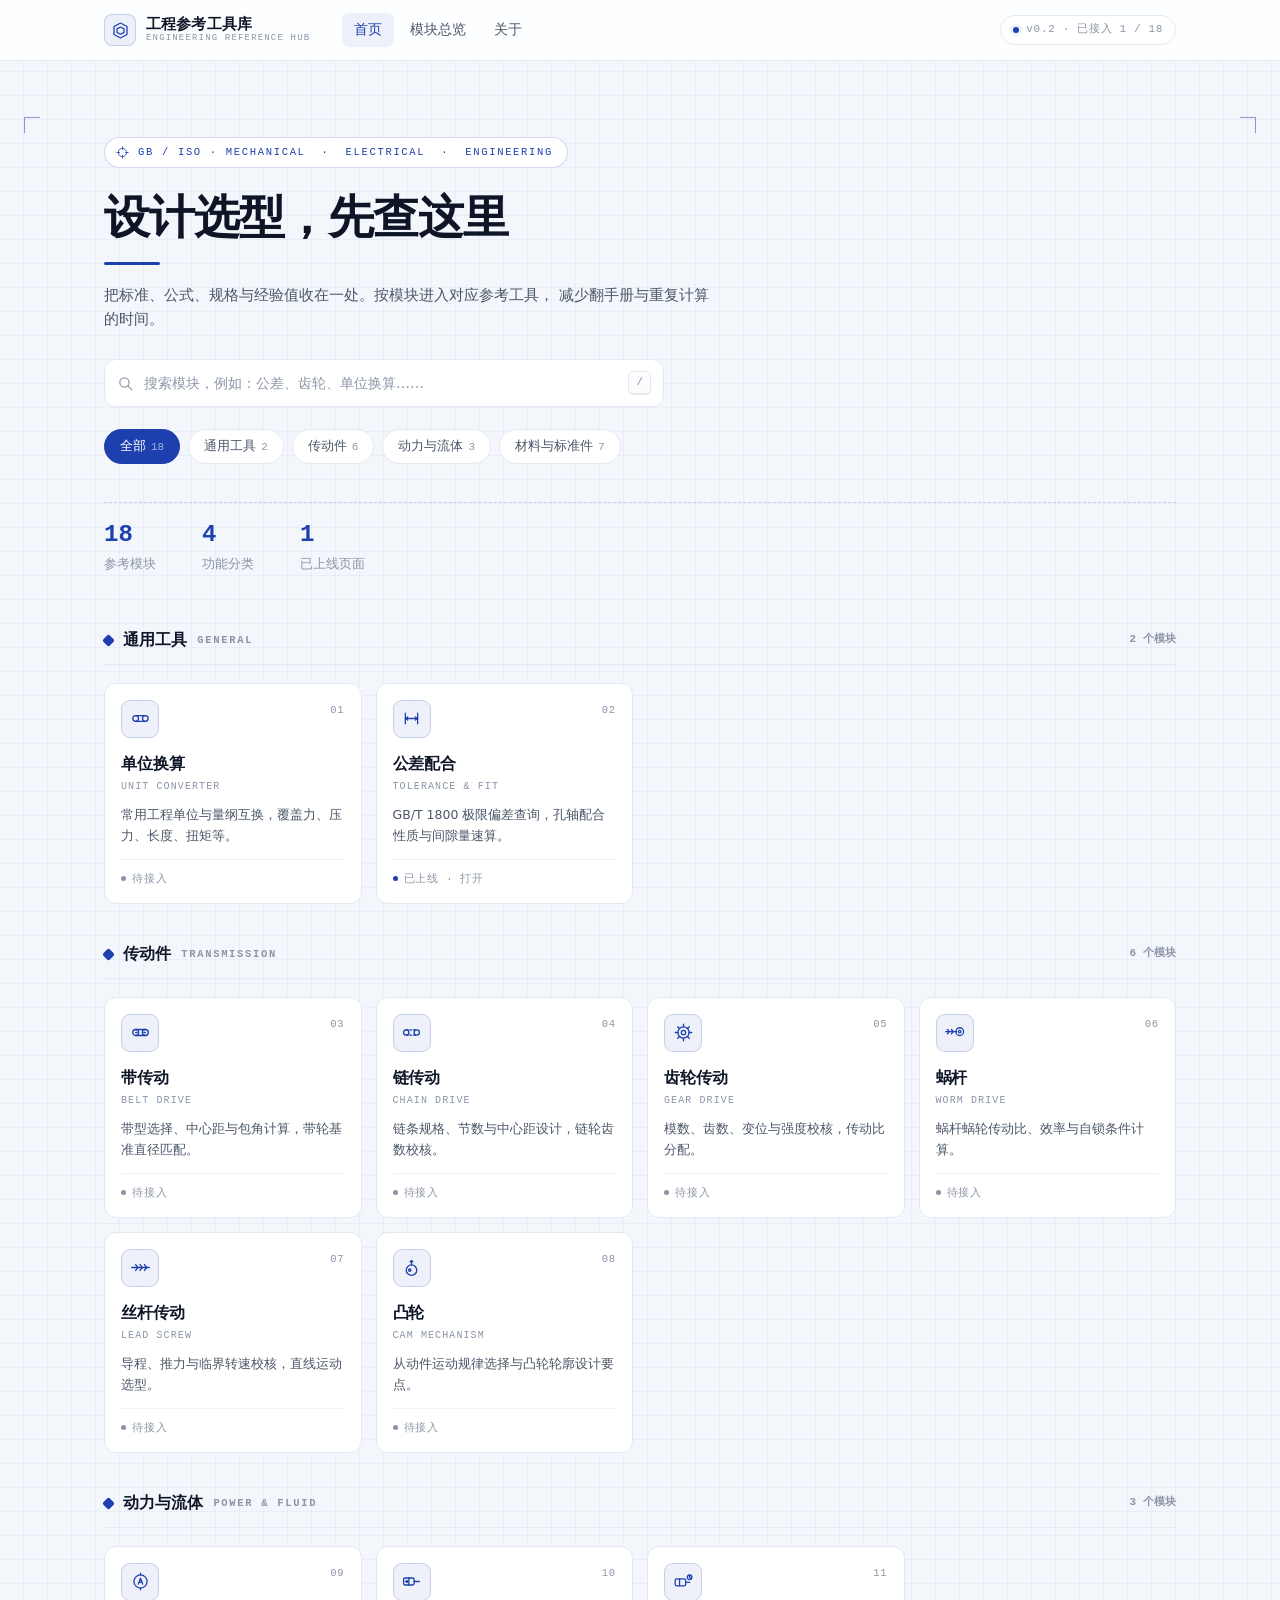
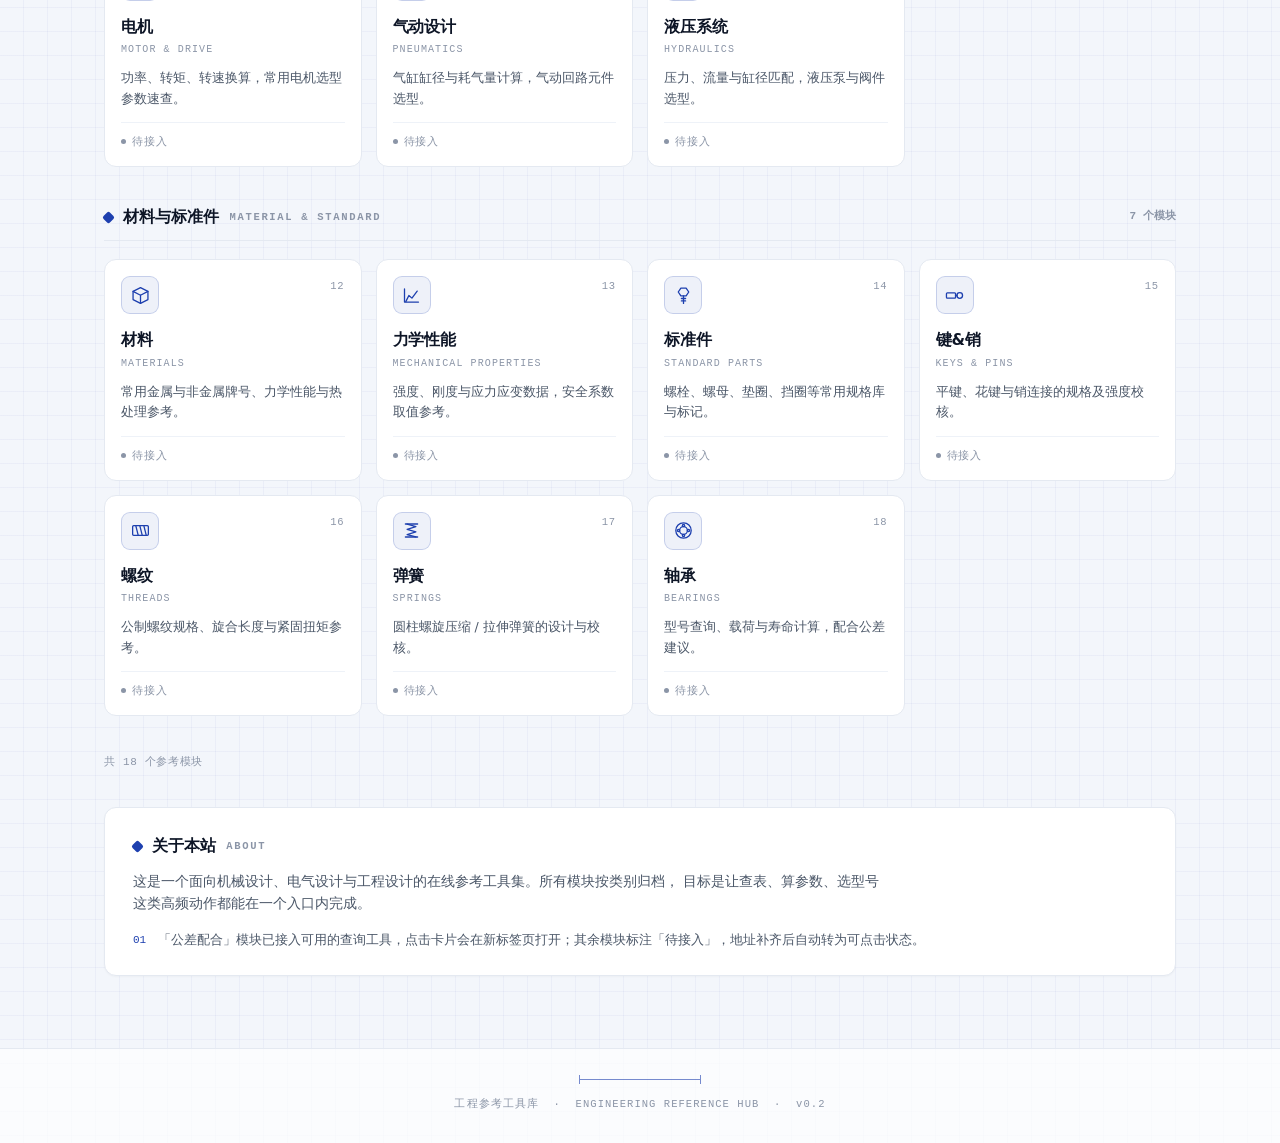
<file: index.html>
<!DOCTYPE html>
<html lang="zh-CN">
<head>
<meta charset="UTF-8" />
<meta name="viewport" content="width=device-width, initial-scale=1" />
<title>工程参考工具库 · Engineering Reference Hub</title>
<meta name="description" content="机械设计 / 电气设计 / 工程设计的在线参考工具集" />
<link rel="icon" type="image/svg+xml" href="favicon.svg" />
<link rel="stylesheet" href="styles.css" />
</head>
<body>

<!-- ============ 顶栏 ============ -->
<header class="topbar">
  <div class="wrap topbar__in">
    <a class="brand" href="#top">
      <span class="brand__mark" aria-hidden="true">
        <svg viewBox="0 0 24 24" fill="none" stroke="currentColor" stroke-width="1.6" stroke-linejoin="round" stroke-linecap="round">
          <path d="M12 2.6 20.2 7v10L12 21.4 3.8 17V7z"/>
          <path d="M12 7.6 16.4 10v4.4L12 16.8 7.6 14.4V10z"/>
        </svg>
      </span>
      <span class="brand__txt">
        <strong>工程参考工具库</strong>
        <em>ENGINEERING REFERENCE HUB</em>
      </span>
    </a>

    <nav class="nav">
      <a href="#top" class="nav__a is-on">首页</a>
      <a href="#modules" class="nav__a">模块总览</a>
      <a href="#about" class="nav__a">关于</a>
    </nav>

    <div class="topbar__tag"><span class="dot"></span><span id="tagLine">v0.2</span></div>
  </div>
</header>

<main id="top">

  <!-- ============ 首屏 ============ -->
  <section class="hero">
    <div class="wrap hero__in">
      <div class="hero__eyebrow">
        <svg viewBox="0 0 24 24" fill="none" stroke="currentColor" stroke-width="1.5" stroke-linecap="round">
          <circle cx="12" cy="12" r="7.5"/><path d="M12 1.5v5M12 17.5v5M1.5 12h5M17.5 12h5"/>
        </svg>
        GB / ISO · MECHANICAL &nbsp;·&nbsp; ELECTRICAL &nbsp;·&nbsp; ENGINEERING
      </div>

      <h1 class="hero__title">设计选型，先查这里</h1>
      <p class="hero__sub">
        把标准、公式、规格与经验值收在一处。按模块进入对应参考工具，
        减少翻手册与重复计算的时间。
      </p>

      <div class="search">
        <svg class="search__ico" viewBox="0 0 24 24" fill="none" stroke="currentColor" stroke-width="1.7" stroke-linecap="round">
          <circle cx="10.5" cy="10.5" r="6.5"/><path d="M15.4 15.4 21 21"/>
        </svg>
        <input id="q" type="search" placeholder="搜索模块，例如：公差、齿轮、单位换算……" autocomplete="off" spellcheck="false" />
        <kbd class="search__kbd">/</kbd>
      </div>

      <div class="chips" id="chips"></div>

      <dl class="stats">
        <div><dt id="statTotal">18</dt><dd>参考模块</dd></div>
        <div><dt id="statCats">4</dt><dd>功能分类</dd></div>
        <div><dt id="statLive">1</dt><dd>已上线页面</dd></div>
      </dl>
    </div>

    <!-- 图纸角标装饰 -->
    <span class="bl-corner bl-corner--tl" aria-hidden="true"></span>
    <span class="bl-corner bl-corner--tr" aria-hidden="true"></span>
  </section>

  <!-- ============ 模块列表 ============ -->
  <section class="modules wrap" id="modules">
    <div id="groups"></div>
    <p class="empty" id="empty" hidden>没有匹配的模块，换个关键词试试。</p>
    <p class="count" id="count"></p>
  </section>

  <!-- ============ 关于 ============ -->
  <section class="about wrap" id="about">
    <div class="about__box">
      <h2 class="sec__title"><span class="sec__sq"></span>关于本站 <em>ABOUT</em></h2>
      <p>
        这是一个面向机械设计、电气设计与工程设计的在线参考工具集。所有模块按类别归档，
        目标是让查表、算参数、选型号这类高频动作都能在一个入口内完成。
      </p>
      <ul class="about__list">
        <li><span>01</span>「公差配合」模块已接入可用的查询工具，点击卡片会在新标签页打开；其余模块标注「待接入」，地址补齐后自动转为可点击状态。</li>
      </ul>
    </div>
  </section>

</main>

<!-- ============ 页脚 ============ -->
<footer class="foot">
  <div class="wrap foot__in">
    <div class="dim" aria-hidden="true"><i></i><b></b><i></i></div>
    <p>工程参考工具库 &nbsp;·&nbsp; ENGINEERING REFERENCE HUB &nbsp;·&nbsp; <span id="footVer">v0.2</span></p>
  </div>
</footer>

<div class="toast" id="toast" role="status" aria-live="polite"></div>

<script src="data.js"></script>
<script src="app.js"></script>
</body>
</html>
</file>
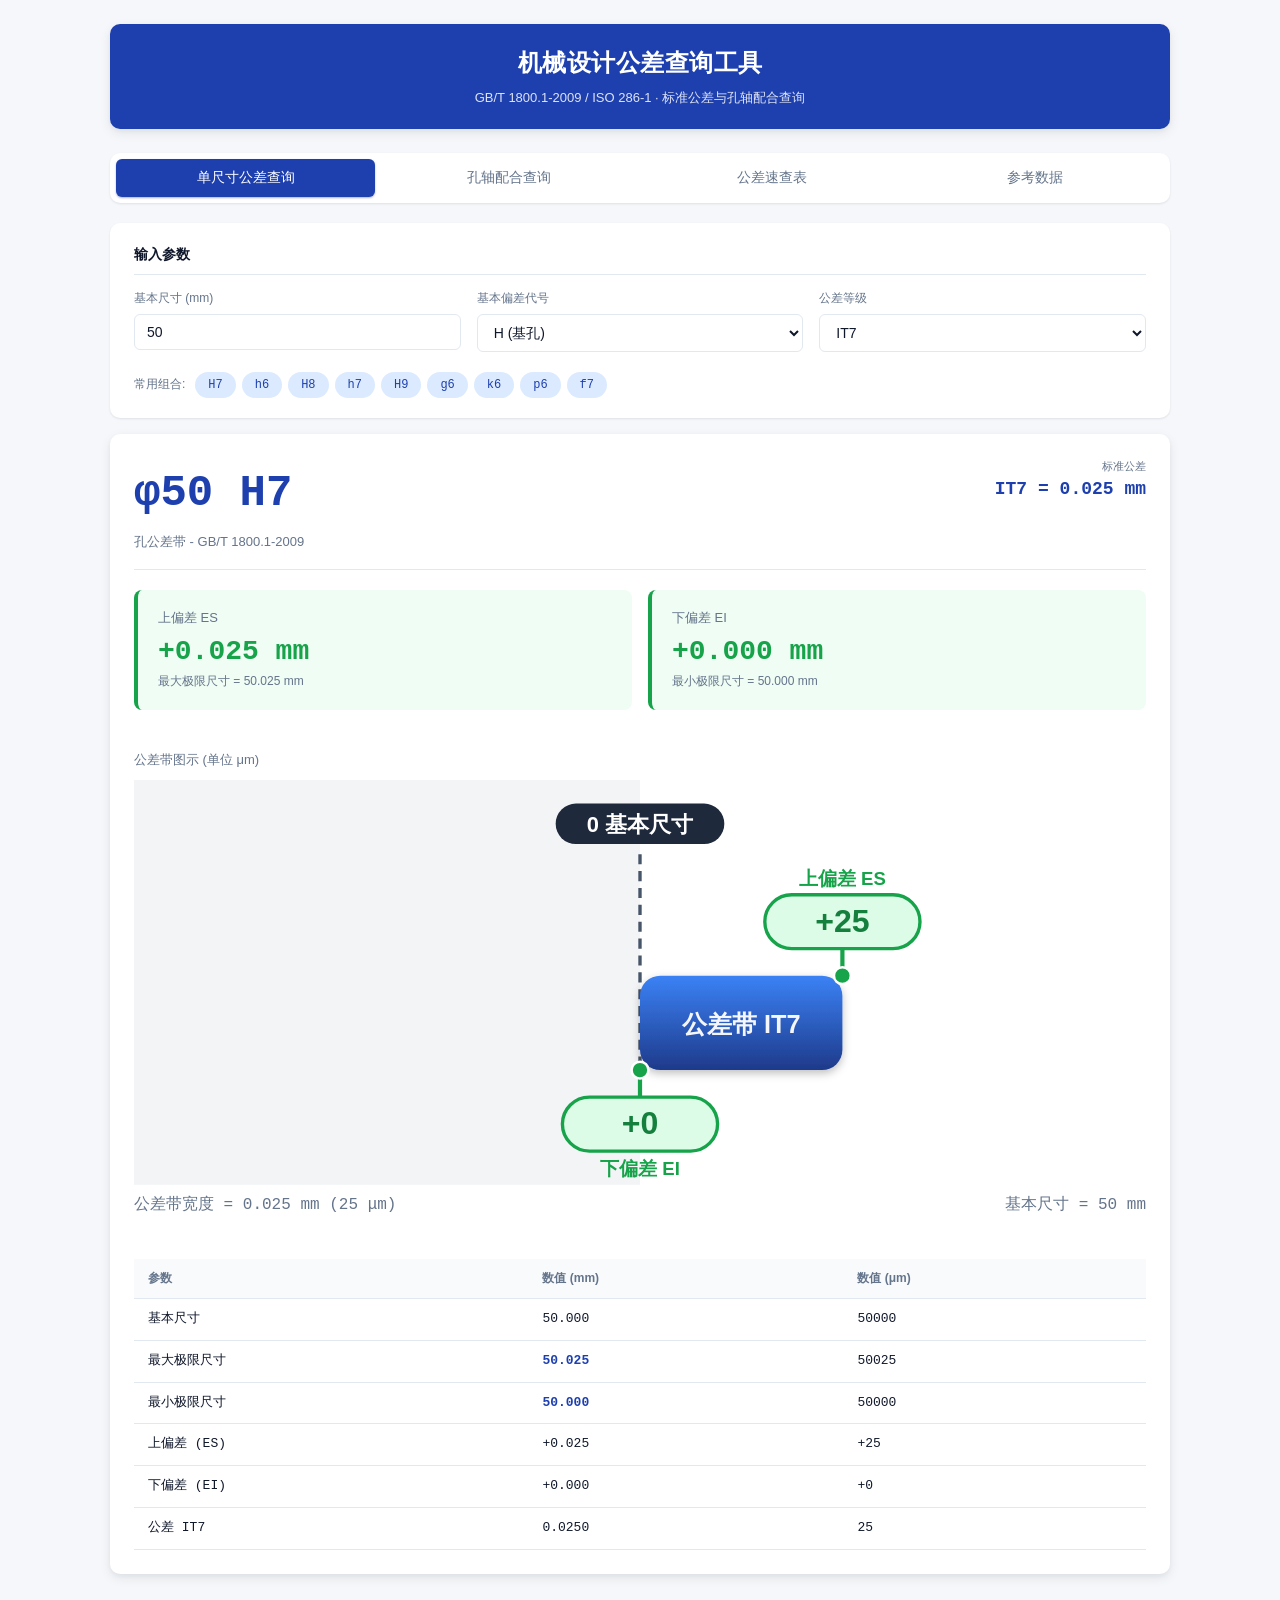
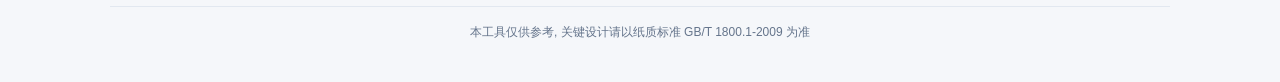
<file: 1-tolerance-fit/index.html>
<!DOCTYPE html>
<html lang="zh-CN" data-page-node-id="ZowSypUXimZmzgpr48Gt8L">
<head data-page-node-id="aKQsJruhy5TW2uTY1RY5Uf">
    <meta charset="UTF-8" data-page-node-id="LfBG1DWXElfSDGg7KE7PoQ">
    <meta name="viewport" content="width=device-width, initial-scale=1.0" data-page-node-id="KZcyGLs7D2U5dhvEqrj37c">
    <title>机械设计公差查询 - GB/T 1800.1-2009</title>
    <link rel="icon" type="image/svg+xml" href="favicon.svg">
    <link rel="icon" type="image/png" sizes="32x32" href="favicon-32x32.png">
    <link rel="icon" type="image/png" sizes="16x16" href="favicon-16x16.png">
    <link rel="apple-touch-icon" href="favicon-512.png">
    <link rel="stylesheet" href="styles.css" data-page-node-id="6UGtDSGZyHBkwRUsqfPFrW">
</head>
<body data-page-node-id="ioDsXI5ewkK6cemEqL8ooC">
    <div class="app" data-page-node-id="eCxEDbAFH19LtZ3WzAcPZ9">
        <header class="header" data-page-node-id="eAyCip4v8VEMZFhk8eCEm3">
            <h1 data-page-node-id="Sf1vop4ROED5KNYqbW7JC9">机械设计公差查询工具</h1>
            <div class="subtitle" data-page-node-id="ltYl5Ftd80Z7mYyO2Vmn8Z">GB/T 1800.1-2009 / ISO 286-1 · 标准公差与孔轴配合查询</div>
        </header>

        <nav class="tab-bar" data-page-node-id="vybAADsB39cDlpD5or2ghb">
            <button class="tab-btn active" data-tab="single" data-page-node-id="cAmex2p1AgzVRlAmYRuwmS">单尺寸公差查询</button>
            <button class="tab-btn" data-tab="fit" data-page-node-id="ogkVBDa21hRyFKN8qYptVl">孔轴配合查询</button>
            <button class="tab-btn" data-tab="table" data-page-node-id="zw8tzQ9eXtgApowuzAamV7">公差速查表</button>
            <button class="tab-btn" data-tab="reference" data-page-node-id="z9wXqYr3sTgApowuzAamV8">参考数据</button>
        </nav>

        <main data-page-node-id="PprdDUVlhDVzmlhcEpk9Vn">
            <!-- 单尺寸公差查询 -->
            <section id="tab-single" class="tab-panel active" data-page-node-id="xcwRRoAjP0qBE1h9W3dGdf">
                <div class="card" data-page-node-id="UNAcVqmCU2frUbSsYX6G0D">
                    <div class="card-title" data-page-node-id="ssjMXNjjTmmW021Efd5fG8">输入参数</div>
                    <div class="form-row" data-page-node-id="rt9xuwwMFWLi9uBisKfNof">
                        <div class="form-group" data-page-node-id="xBhSQY3DEBwtKVMzDLzx3C">
                            <label data-page-node-id="ybjNY5ZSzop2YTVDiik0C6">基本尺寸 (mm)</label>
                            <input type="number" id="single-dim" value="50" step="0.01" min="0.01" max="500" data-page-node-id="bBlOL1Esw4hIbmt0x7S5fV">
                        </div>
                        <div class="form-group" data-page-node-id="00AyDAlZWFdMLBlGBBBkBs">
                            <label data-page-node-id="RK5Tj0VIVcZrd1m2eoE9ah">基本偏差代号</label>
                            <select id="single-letter" data-page-node-id="onjKmSMZeZPS8Ft2w5TUMZ">
                                <optgroup label="孔 (大写)" data-page-node-id="zsxGGGDLXGwJiRJay1wsRM">
                                    <option value="A" data-page-node-id="wzrR6D1sRXW1FWOWiyRBaT">A</option>
                                    <option value="B" data-page-node-id="r6GvveHsiqew3uCtN60pqz">B</option>
                                    <option value="C" data-page-node-id="lxLzSS39tvBZOGDpK0MKVA">C</option>
                                    <option value="D" data-page-node-id="0k3I0oH581U1iGlgBX5vks">D</option>
                                    <option value="E" data-page-node-id="4htKY4K14tO7QYYQpNHBSA">E</option>
                                    <option value="F" data-page-node-id="GXPVnBv0vgYUYakIbJ0sBR">F</option>
                                    <option value="G" data-page-node-id="eBGDA8HitJX8YmXvIlniQF">G</option>
                                    <option value="H" selected data-page-node-id="Wo9JE9mhTS9pfwV3fCgQfO">H (基孔)</option>
                                    <option value="JS" data-page-node-id="L4TR3bIqf4kTOE6anUXZMS">JS</option>
                                </optgroup>
                                <optgroup label="轴 (小写)" data-page-node-id="HFEw5br5KqUZ9xSQLsuEaX">
                                    <option value="h" data-page-node-id="7PI4U8igR874mDhHnv5VBZ">h (基轴)</option>
                                    <option value="g" data-page-node-id="LCvbeyoHrbRJF0bOgshF2C">g</option>
                                    <option value="f" data-page-node-id="vzAKmgXucuOB8pekR197vY">f</option>
                                    <option value="e" data-page-node-id="gEHAeeJ8PIjZYJJ3YGYATo">e</option>
                                    <option value="d" data-page-node-id="3GD5YTIMc1937AxrjIshXL">d</option>
                                    <option value="c" data-page-node-id="aioNZpViTFsLtyTZFTOfIY">c</option>
                                    <option value="b" data-page-node-id="DW7W4LbqN322Bm5b2f6XEC">b</option>
                                    <option value="a" data-page-node-id="lF1bArGQkzHPrL1jHuBYDV">a</option>
                                    <option value="js" data-page-node-id="Yj9hI72u84bK5CGPFwKUqr">js</option>
                                    <option value="k" data-page-node-id="FnV5RbXCG4Jd3qBrvc6N4u">k (过渡)</option>
                                    <option value="m" data-page-node-id="i4hOvsBE1DbB66xjb9Q9KN">m</option>
                                    <option value="n" data-page-node-id="NFN3MpaheEOlP1U4nSKF3l">n</option>
                                    <option value="p" data-page-node-id="yhBy7ozGEmSdt22tYCEmGK">p</option>
                                    <option value="r" data-page-node-id="EkZaBN84lq8DFRxs0xAAA4">r (过盈)</option>
                                    <option value="s" data-page-node-id="G1kvGeNHB2lNNblreY8Rwk">s</option>
                                    <option value="t" data-page-node-id="UZWwI7SDqsKy2Dx817nDAC">t</option>
                                    <option value="u" data-page-node-id="puF9CwPxiwC89ocyrnHCTk">u</option>
                                </optgroup>
                            </select>
                        </div>
                        <div class="form-group" data-page-node-id="UOAPmwFIEw3mHc8o7CGfiB">
                            <label data-page-node-id="N6IINBrc7GEVxzaBsA4GH7">公差等级</label>
                            <select id="single-grade" data-page-node-id="q7DI93KsX6pljenlCNeQWX">
                                <option value="01" data-page-node-id="U7CJ4fCwAAueceErziwWyO">IT01</option>
                                <option value="0" data-page-node-id="M98ZjiwtfO999Gz6mpBg5o">IT0</option>
                                <option value="1" data-page-node-id="E0ggvGij1zSEWd2z3IKOgt">IT1</option>
                                <option value="2" data-page-node-id="N0Dsz9gALhPZGCDyx352yf">IT2</option>
                                <option value="3" data-page-node-id="51jaFrX7yvn98exjQQnmJx">IT3</option>
                                <option value="4" data-page-node-id="rWi20v07aNNiUTHQNHGOP0">IT4</option>
                                <option value="5" data-page-node-id="Pgx6vfdXNi9GJvqLVX3ojB">IT5</option>
                                <option value="6" data-page-node-id="9RXFPpAoILGhylwzKxScrf">IT6</option>
                                <option value="7" selected data-page-node-id="BrpBEo7blbT0UA3a6SQFPe">IT7</option>
                                <option value="8" data-page-node-id="6o4GUCDAY0HJzp2BjnRV49">IT8</option>
                                <option value="9" data-page-node-id="sMqFZmH3KDbb6pV2KfDFRq">IT9</option>
                                <option value="10" data-page-node-id="XYpC8yGnmbBueYvBuKIkaY">IT10</option>
                                <option value="11" data-page-node-id="DzVCk2GUP5lOWRGfBlfrpY">IT11</option>
                                <option value="12" data-page-node-id="Ekr0a1ponVKBBPs0iuoOSh">IT12</option>
                                <option value="13" data-page-node-id="BQgqGIDd1oVGhs8D9lZdvE">IT13</option>
                                <option value="14" data-page-node-id="dvryR5gBlRFFLvjYF6aZeb">IT14</option>
                                <option value="15" data-page-node-id="dibarqyvXC0PjFcuAdX57Y">IT15</option>
                                <option value="16" data-page-node-id="2knjhAcBjMtEM6twT8ex0D">IT16</option>
                            </select>
                        </div>
                    </div>

                    <div class="quick-row" data-page-node-id="7iS95eFRvPCgfZKIveDpPL">
                        <span class="quick-label" data-page-node-id="CXlrfpS1Q9ksteslALdsrL">常用组合:</span>
                        <button class="chip" data-quick="H7" data-page-node-id="eZ78BRlFC1VlG2QoEZ5pb9">H7</button>
                        <button class="chip" data-quick="h6" data-page-node-id="6QvHcd3wYDBEwXG4fhul7M">h6</button>
                        <button class="chip" data-quick="H8" data-page-node-id="z07Y1EEgUdzCHoZi5RgQ2u">H8</button>
                        <button class="chip" data-quick="h7" data-page-node-id="BiEPvhpezs70YNR3MzuYB8">h7</button>
                        <button class="chip" data-quick="H9" data-page-node-id="GJZjxrgGR9FebvmxACy4CE">H9</button>
                        <button class="chip" data-quick="g6" data-page-node-id="EemUxb6OCevqcoK7p3IWmK">g6</button>
                        <button class="chip" data-quick="k6" data-page-node-id="PM6jvIrFjQECsjBQbA062c">k6</button>
                        <button class="chip" data-quick="p6" data-page-node-id="YicE5bNCFhpEOGqknouLhx">p6</button>
                        <button class="chip" data-quick="f7" data-page-node-id="vYMWD4e4dbpd0BzC691ah4">f7</button>
                    </div>
                </div>

                <div id="single-result" class="result-card" style="display:none" data-page-node-id="qNkg2xqONKt1uiFrfhIofe"></div>
                <div id="single-empty" class="empty-hint" data-page-node-id="KRcC2mnTEexZtJV6HTSoHp">
                    <div style="font-size:48px" data-page-node-id="SgH9HxBFDd5rXgIcSpN24F">📐</div>
                    <div data-page-node-id="2gNmWuN5i59b7ZJXOSqHZb">输入尺寸并选择偏差代号, 自动计算公差带</div>
                </div>
            </section>

            <!-- 孔轴配合查询 -->
            <section id="tab-fit" class="tab-panel" data-page-node-id="3LveUcVPGfCiVc1iqvce9s">
                <div class="card" data-page-node-id="3DKwNLNyXq3GHkU9LQ03aw">
                    <div class="card-title" data-page-node-id="SzzGeJ20u8ccJPp27asjOY">输入参数</div>
                    <div class="form-row" data-page-node-id="Yfz7ZQskZHlbeFok4SosvM">
                        <div class="form-group" data-page-node-id="wIlBZhsB6VbOmHyAyQtdVY">
                            <label data-page-node-id="vVmVGDagvHwGPp0Xnw5yM0">基本尺寸 (mm)</label>
                            <input type="number" id="fit-dim" value="50" step="0.01" min="0.01" max="500" data-page-node-id="9tPAFSuTZjn5VLDVh2R8dS">
                        </div>
                        <div class="form-group" data-page-node-id="YwPSelDE00urO6jfvtl1Bu">
                            <label data-page-node-id="VLr9ZadyZkNcpnjqcWOYd6">孔代号</label>
                            <input type="text" id="fit-hole" value="H7" maxlength="4" placeholder="如 H7" data-page-node-id="NRJMmyeVRWyR7XLEYJJsi0">
                        </div>
                        <div class="form-group" data-page-node-id="e1elcyEV5yHhax58CRoV2d">
                            <label data-page-node-id="58rNCwdu7YsMDJ5SxjR0F0">轴代号</label>
                            <input type="text" id="fit-shaft" value="g6" maxlength="4" placeholder="如 g6" data-page-node-id="eAQWyqnfLgJcAENZkj4esn">
                        </div>
                    </div>

                    <div class="quick-row" data-page-node-id="U3LFaKlpYbi3G5qcIvMvCV">
                        <span class="quick-label" data-page-node-id="hhBJChixCPVXXNtY6Ms6Ux">常用配合:</span>
                        <button class="chip" data-fit="H7/g6" data-page-node-id="B1BpMoGAvzjv5oDTCZe1BO">H7/g6·间隙精密滑动</button>
                        <button class="chip" data-fit="H7/h6" data-page-node-id="nXtcTAMA2r4jBHYDhnTtUK">H7/h6·间隙定位</button>
                        <button class="chip" data-fit="H8/h7" data-page-node-id="kB4XZUSNf56nCCLNE4sbeJ">H8/h7·间隙中等</button>
                        <button class="chip" data-fit="H7/f7" data-page-node-id="B1BpMoGAvzjv5oDTCZe1BO">H7/f7·间隙可转动</button>
                        <button class="chip" data-fit="H8/f7" data-page-node-id="bOCyPSXlpJykeglOGERWeI">H8/f7·间隙可转动</button>
                        <button class="chip" data-fit="H8/e8" data-page-node-id="y32ZwMO6Z0hLe3L0MKdX3N">H8/e8·间隙大间隙</button>
                        <button class="chip" data-fit="H9/d9" data-page-node-id="SDMBHkwHH65BCKPVBfBkWo">H9/d9·间隙大间隙</button>
                        <button class="chip" data-fit="H11/c11" data-page-node-id="2XudGdhTGfjgdmYEx3ETLw">H11/c11·间隙粗糙</button>
                        <button class="chip" data-fit="H7/js6" data-page-node-id="y32ZwMO6Z0hLe3L0MKdX3N">H7/js6·过渡小间隙/过盈</button>
                        <button class="chip" data-fit="H7/k6" data-page-node-id="y32ZwMO6Z0hLe3L0MKdX3N">H7/k6·过渡精确定位</button>
                        <button class="chip" data-fit="H7/m6" data-page-node-id="B1BpMoGAvzjv5oDTCZe1BO">H7/m6·过渡稍紧</button>
                        <button class="chip" data-fit="H7/n6" data-page-node-id="nXtcTAMA2r4jBHYDhnTtUK">H7/n6·过渡较紧</button>
                        <button class="chip" data-fit="H7/p6" data-page-node-id="SDMBHkwHH65BCKPVBfBkWo">H7/p6·过盈轻</button>
                        <button class="chip" data-fit="H7/r6" data-page-node-id="bOCyPSXlpJykeglOGERWeI">H7/r6·过盈中</button>
                        <button class="chip" data-fit="H7/s6" data-page-node-id="2XudGdhTGfjgdmYEx3ETLw">H7/s6·过盈重</button>
                        <button class="chip" data-fit="H7/u6" data-page-node-id="2XudGdhTGfjgdmYEx3ETLw">H7/u6·过盈重</button>
                        <button class="chip" data-fit="F8/h7" data-page-node-id="B1BpMoGAvzjv5oDTCZe1BO">F8/h7·基轴制间隙</button>
                        <button class="chip" data-fit="G7/h6" data-page-node-id="nXtcTAMA2r4jBHYDhnTtUK">G7/h6·基轴制小间隙</button>
                        <button class="chip" data-fit="K7/h6" data-page-node-id="y32ZwMO6Z0hLe3L0MKdX3N">K7/h6·基轴制过渡</button>
                        <button class="chip" data-fit="P7/h6" data-page-node-id="SDMBHkwHH65BCKPVBfBkWo">P7/h6·基轴制过盈</button>
                    </div>
                </div>

                <div id="fit-result" class="result-card" style="display:none" data-page-node-id="Gx0trXlIA2T2yHWCpzxBlq"></div>
                <div id="fit-empty" class="empty-hint" data-page-node-id="HLoF40kT2kEwtUHhIq6KCV">
                    <div style="font-size:48px" data-page-node-id="x77GSvQTO3NqOrtYvCtrP7">⚙️</div>
                    <div data-page-node-id="vaiWHBhE5ZCGSdfMDhDk0q">输入尺寸和孔轴代号, 自动计算配合公差</div>
                </div>
            </section>

            <!-- 公差速查表 -->
            <section id="tab-table" class="tab-panel" data-page-node-id="DcQc0DaiL7EBSKuu3s6uKp">
                <div class="card" data-page-node-id="htwdn7VYowKqNXxZyRoZ1V">
                    <div class="card-title" data-page-node-id="DO7AbpbDH715D4mgEtQ2Ww">IT 标准公差数值表 (μm)</div>
                    <div class="table-wrap" data-page-node-id="HaQSYbefqMYlRIrIeNT5vI">
                        <table class="data-table" id="it-table" data-page-node-id="VrqJhplNpp7RiMEBqIgtdr">
                            <thead data-page-node-id="ZEA8aYhjVVRCwJPeaiv1ze"><tr id="it-thead" data-page-node-id="EYXuUlzEdpZiBRr8GmWzyU"></tr></thead>
                            <tbody id="it-tbody" data-page-node-id="y70VaOHpfZvESz2tG2uHEs"></tbody>
                        </table>
                    </div>
                </div>

                <div class="card" data-page-node-id="fpYUcXVcf445qn0V1DC7NT">
                    <div class="card-title" data-page-node-id="QGRfvztT28kTAoJCmDlewO">常用配合特性速查</div>
                    <div class="table-wrap" data-page-node-id="pHGWhyMZD6EYHyhCBuULNn">
                        <table class="data-table" data-page-node-id="CzT4WtMFSCubOSJwUDMJmc">
                            <thead data-page-node-id="liDjOd9R39N3yxX0rgfpzE">
                                <tr data-page-node-id="ni6b1KkGZ6kAgfT1Dl7hAM"><th data-page-node-id="LXeGCwGIXBgkFGhL3Qh3CD">配合</th><th data-page-node-id="6C8kd0QMu2ztAYqM2cDgn5">性质</th><th data-page-node-id="b69ED0b4jqu8loBULyF6iN">应用场景</th></tr>
                            </thead>
                            <tbody data-page-node-id="qhgEqfAKE8BcQHlQgrSUJb">
                                <tr data-page-node-id="7pMbpZLXGyWYtVMH2NePAI"><td data-page-node-id="hxeEjxTyYHOpsCaVxzCwOe"><strong data-page-node-id="DB3eHWFE3BZvC0nm1B16LS">H/g</strong></td><td data-page-node-id="iAbSjZ4Dexp0BzWTWw2xn8">滑动间隙</td><td data-page-node-id="KnccpjVMEdRNcaZLGdHPJL">滑阀, 一般滑动轴承</td></tr>
                                <tr data-page-node-id="TEJHH7KXJXui7n88QJjCLT"><td data-page-node-id="k4sFvswEI2OtgzI0ye1ws3"><strong data-page-node-id="mpSf0iTV6F7CWJFWaLlEO6">H/h</strong></td><td data-page-node-id="ETQTSMrjS91r3QaKwztWP0">零间隙</td><td data-page-node-id="KwZF65koQA662nvhJlfNoX">精确定心, 可拆连接</td></tr>
                                <tr data-page-node-id="15H8BClodoogWpQMICrQpe"><td data-page-node-id="NE1rPTDNFCZT607AaHrVNJ"><strong data-page-node-id="LVKZ3gRl6kYd0McmJC4wQv">H/k, H/js</strong></td><td data-page-node-id="pKwXb7BUQVnPtHxs1WiNYS">过渡</td><td data-page-node-id="ahJ8FHD0leSG8oliDEPLFN">键, 定位销 (可拆连接)</td></tr>
                                <tr data-page-node-id="mAxkIBe9D3E42eMYGs9EsH"><td data-page-node-id="FmH8AdAx9uS3CrqC4ApEbP"><strong data-page-node-id="dfVRNhY3R0ZSgB3uhxi2nX">H/n, H/m</strong></td><td data-page-node-id="W18Cs6x1avuZiZAMmMWeoF">过渡/微过盈</td><td data-page-node-id="KrKZDkn8nlZER8HuhqRj7M">永久或半永久连接</td></tr>
                                <tr data-page-node-id="T4riLLjhqQZ9LC9UR3GvvG"><td data-page-node-id="vkBHp0bHAMFZ6TVIalXxVW"><strong data-page-node-id="axrGN0VAVnWBe3GYofe2m8">H/p, H/r</strong></td><td data-page-node-id="5rLz0MhpGzNkEnj4EY1oxV">轻过盈</td><td data-page-node-id="6EnJIkvoYb4nldtyWdBZfr">永久连接 (压力装配)</td></tr>
                                <tr data-page-node-id="lWi3ijlak3MGVmyJGIuBjd"><td data-page-node-id="2mfYuSmZlQ9mvAirGElw9o"><strong data-page-node-id="HP7pm7v53lcLI4TT57IDel">H/s, H/t</strong></td><td data-page-node-id="xAvlji4W4RNtJ9GUo3imwv">中等过盈</td><td data-page-node-id="Fmqs0MH3qteGT1QNFEG2dT">传递较大扭矩的连接</td></tr>
                                <tr data-page-node-id="2tcB2D0yE2yRHyNPli9LIi"><td data-page-node-id="JiPHULOL5stwVchzBmPnFo"><strong data-page-node-id="UQisF3sPF3nRIRmFAWJYGm">H/u</strong></td><td data-page-node-id="B13G29nFMa6p5nOfXGXWv0">重过盈</td><td data-page-node-id="cwYLZ8XsjvOkbrGBu9BQiO">高温重载永久连接</td></tr>
                            </tbody>
                        </table>
                    </div>
                </div>
            </section>

            <!-- 参考数据 -->
            <section id="tab-reference" class="tab-panel" data-page-node-id="DcQc0DaiL7EBSKuu3s6uKq">
                <div class="card" data-page-node-id="htwdn7VYowKqNXxZyRoZ1W">
                    <div class="card-title" data-page-node-id="DO7AbpbDH715D4mgEtQ2Wx">标准公差等级 (IT) 与加工方法</div>
                    <div class="table-wrap" data-page-node-id="HaQSYbefqMYlRIrIeNT5vJ">
                        <table class="data-table" data-page-node-id="VrqJhplNpp7RiMEBqIgtds">
                            <thead data-page-node-id="ZEA8aYhjVVRCwJPeaiv1zf"><tr><th>IT 等级</th><th>加工方法 / 应用</th></tr></thead>
                            <tbody>
                                <tr><td><strong>IT01 ~ IT1</strong></td><td>量块、高精度基准、基准量规</td></tr>
                                <tr><td><strong>IT2 ~ IT4</strong></td><td>高精度量规、检验用塞规、环规</td></tr>
                                <tr><td><strong>IT5 ~ IT7</strong></td><td>磨削、精车、精镗、精铣、铰孔、拉削</td></tr>
                                <tr><td><strong>IT8 ~ IT10</strong></td><td>普通车削、镗削、铣削、钻削、精冲</td></tr>
                                <tr><td><strong>IT11 ~ IT13</strong></td><td>粗车、粗镗、钻削、冲压、压铸</td></tr>
                                <tr><td><strong>IT14 ~ IT16</strong></td><td>铸造、锻造、焊接、砂型、热轧毛坯</td></tr>
                                <tr><td><strong>IT17 ~ IT18</strong></td><td>粗毛坯、自由尺寸、非配合尺寸</td></tr>
                            </tbody>
                        </table>
                    </div>
                </div>

                <div class="card" data-page-node-id="fpYUcXVcf445qn0V1DC7NU">
                    <div class="card-title" data-page-node-id="QGRfvztT28kTAoJCmDlewP">常用优先配合及选用说明</div>
                    <div class="table-wrap" data-page-node-id="pHGWhyMZD6EYHyhCBuULNo">
                        <table class="data-table" data-page-node-id="CzT4WtMFSCubOSJwUDMJmd">
                            <thead data-page-node-id="liDjOd9R39N3yxX0rgfpzF"><tr><th>配合</th><th>性质</th><th>典型应用场景</th></tr></thead>
                            <tbody>
                                <tr><td><strong>H7/g6</strong></td><td>间隙·精密滑动</td><td>精密导轨、滑阀、高精度滑动轴承</td></tr>
                                <tr><td><strong>H7/h6</strong></td><td>间隙·定位</td><td>定心套、定位销、可拆精密连接</td></tr>
                                <tr><td><strong>H8/h7</strong></td><td>间隙·中等</td><td>一般定位、导向、可拆连接</td></tr>
                                <tr><td><strong>H7/f7</strong></td><td>间隙·可转动</td><td>齿轮、皮带轮、联轴器与轴</td></tr>
                                <tr><td><strong>H8/f7</strong></td><td>间隙·可转动</td><td>一般旋转零件、轴承衬套</td></tr>
                                <tr><td><strong>H8/e8</strong></td><td>间隙·大间隙</td><td>高速旋转、长跨距轴承、热膨胀补偿</td></tr>
                                <tr><td><strong>H9/d9</strong></td><td>间隙·大间隙</td><td>农业机械、一般旋转件、粗糙配合</td></tr>
                                <tr><td><strong>H11/c11</strong></td><td>间隙·粗糙</td><td>粗糙结构件、焊接件、非精密连接</td></tr>
                                <tr><td><strong>H7/js6</strong></td><td>过渡·小间隙/过盈</td><td>经常拆卸的定位配合、定心精度要求高</td></tr>
                                <tr><td><strong>H7/k6</strong></td><td>过渡·精确定位</td><td>齿轮、联轴器与轴（小过盈/间隙）</td></tr>
                                <tr><td><strong>H7/m6</strong></td><td>过渡·稍紧</td><td>不需键传递扭矩的定心配合</td></tr>
                                <tr><td><strong>H7/n6</strong></td><td>过渡·较紧</td><td>较大过盈的过渡配合、冲击载荷定心</td></tr>
                                <tr><td><strong>H7/p6</strong></td><td>过盈·轻</td><td>小型齿轮、皮带轮与轴（压力装配）</td></tr>
                                <tr><td><strong>H7/r6</strong></td><td>过盈·中</td><td>连杆衬套、蜗轮轮缘与轮毂</td></tr>
                                <tr><td><strong>H7/s6</strong></td><td>过盈·重</td><td>传递大扭矩的永久连接</td></tr>
                                <tr><td><strong>H7/u6</strong></td><td>过盈·重</td><td>重载、高温下的永久连接</td></tr>
                                <tr><td><strong>F8/h7</strong></td><td>基轴制·间隙</td><td>采用基轴制时的间隙配合</td></tr>
                                <tr><td><strong>G7/h6</strong></td><td>基轴制·小间隙</td><td>基轴制精密滑动、导向</td></tr>
                                <tr><td><strong>K7/h6</strong></td><td>基轴制·过渡</td><td>基轴制定心、可拆连接</td></tr>
                                <tr><td><strong>P7/h6</strong></td><td>基轴制·过盈</td><td>基轴制轻过盈、压力装配</td></tr>
                            </tbody>
                        </table>
                    </div>
                </div>

                <div class="card" data-page-node-id="fpYUcXVcf445qn0V1DC7NV">
                    <div class="card-title" data-page-node-id="QGRfvztT28kTAoJCmDlewQ">使用说明</div>
                    <div class="table-wrap" data-page-node-id="pHGWhyMZD6EYHyhCBuULNp">
                        <ol style="padding-left:20px;line-height:1.8;color:var(--text)">
                            <li><strong>单尺寸公差查询</strong>：输入基本尺寸 (0.01 ~ 500 mm)，选择基本偏差代号（孔大写 A~JS、轴小写 a~u）和公差等级 IT01~IT16，结果自动显示上下偏差、极限尺寸和公差带图。</li>
                            <li><strong>孔轴配合查询</strong>：输入基本尺寸后，直接输入孔、轴公差带代号（如 H7/g6），自动计算最大间隙/最小间隙、配合性质及配合公差带图。</li>
                            <li><strong>颜色含义</strong>：绿色表示偏差/间隙值 ≥ 0；红色表示偏差/间隙值 &lt; 0（即过盈）。</li>
                            <li><strong>速查表</strong>：提供 GB/T 1800.1-2009 常用 IT 等级公差数值及配合特性参考。</li>
                            <li>本工具结果仅供工程参考，关键尺寸请以纸质标准 GB/T 1800.1-2009 或最新有效版本为准。</li>
                        </ol>
                    </div>
                </div>
            </section>
        </main>

        <footer class="footer" data-page-node-id="mqNL7GqHyayPBZTRitZNGz">
            <div data-page-node-id="LsABF7TfKGmGRd8Ugtmmo1">本工具仅供参考, 关键设计请以纸质标准 GB/T 1800.1-2009 为准</div>
        </footer>
    </div>

    <script src="tolerance-data.js"></script>
    <script src="app.js"></script>
</body>
</html>
</file>
<file: styles.css>
/* ============================================================
   工程参考工具库 — 样式表
   配色：装饰色 #1E40AF (R30 G64 B175)，其余为中性灰阶 + 白
   ============================================================ */

:root{
  /* 装饰色系 */
  --accent:      #1E40AF;             /* R30 G64 B175 */
  --accent-2:    #2B52C8;
  --accent-3:    #3F6BE4;
  --accent-soft: rgba(30,64,175,.075);
  --accent-line: rgba(30,64,175,.20);
  --accent-glow: rgba(30,64,175,.22);

  /* 中性色系 */
  --ink:      #0D1526;
  --ink-2:    #4B5768;
  --ink-3:    #8B95A7;
  --bg:       #F3F6FB;
  --surface:  #FFFFFF;
  --line:     #E4E9F1;
  --line-2:   #EEF2F8;

  --radius:  12px;
  --radius-s: 9px;
  --wrap: 1120px;

  --mono: "JetBrains Mono","Cascadia Mono","SFMono-Regular",Consolas,"Liberation Mono",monospace;
  --sans: "Inter","HarmonyOS Sans SC","PingFang SC","Microsoft YaHei","Segoe UI",system-ui,-apple-system,sans-serif;
}

*,*::before,*::after{ box-sizing:border-box; }

html{ scroll-behavior:smooth; }

body{
  margin:0;
  font-family:var(--sans);
  font-size:14px;
  line-height:1.6;
  color:var(--ink);
  background-color:var(--bg);
  /* 工程图纸网格 */
  background-image:
    linear-gradient(var(--accent-line) .5px, transparent .5px),
    linear-gradient(90deg, var(--accent-line) .5px, transparent .5px),
    linear-gradient(rgba(30,64,175,.045) 1px, transparent 1px),
    linear-gradient(90deg, rgba(30,64,175,.045) 1px, transparent 1px);
  background-size:120px 120px, 120px 120px, 24px 24px, 24px 24px;
  background-position:-1px -1px;
  -webkit-font-smoothing:antialiased;
}

a{ color:inherit; text-decoration:none; }
ul{ margin:0; padding:0; list-style:none; }
h1,h2,h3{ margin:0; font-weight:650; letter-spacing:-.01em; }

.wrap{ width:100%; max-width:var(--wrap); margin:0 auto; padding:0 24px; }

/* ============================ 顶栏 ============================ */
.topbar{
  position:sticky; top:0; z-index:50;
  background:rgba(255,255,255,.86);
  backdrop-filter:saturate(180%) blur(12px);
  -webkit-backdrop-filter:saturate(180%) blur(12px);
  border-bottom:1px solid var(--line);
}
.topbar__in{ display:flex; align-items:center; gap:24px; height:60px; }

.brand{ display:flex; align-items:center; gap:10px; }
.brand__mark{
  width:32px; height:32px; flex:none;
  display:grid; place-items:center;
  color:var(--accent);
  background:var(--accent-soft);
  border:1px solid var(--accent-line);
  border-radius:8px;
}
.brand__mark svg{ width:19px; height:19px; }
.brand__txt{ display:flex; flex-direction:column; line-height:1.15; }
.brand__txt strong{ font-size:14.5px; letter-spacing:.01em; }
.brand__txt em{ font-style:normal; font-family:var(--mono); font-size:9px; letter-spacing:.13em; color:var(--ink-3); }

.nav{ display:flex; gap:4px; margin-left:8px; }
.nav__a{
  padding:6px 12px; border-radius:7px; font-size:13.5px; color:var(--ink-2);
  transition:background .15s, color .15s;
}
.nav__a:hover{ background:var(--accent-soft); color:var(--accent); }
.nav__a.is-on{ color:var(--accent); background:var(--accent-soft); }

.topbar__tag{
  margin-left:auto; display:flex; align-items:center; gap:7px;
  font-family:var(--mono); font-size:11px; letter-spacing:.06em; color:var(--ink-3);
  border:1px solid var(--line); border-radius:999px; padding:5px 12px; background:#fff;
}
.dot{ width:6px; height:6px; border-radius:50%; background:var(--accent); box-shadow:0 0 0 3px var(--accent-soft); }

/* ============================ 首屏 ============================ */
.hero{ position:relative; padding:76px 0 20px; }
.hero__in{ position:relative; }

.hero__eyebrow{
  display:inline-flex; align-items:center; gap:9px;
  font-family:var(--mono); font-size:10.5px; letter-spacing:.16em; color:var(--accent);
  background:#fff; border:1px solid var(--accent-line); border-radius:999px;
  padding:6px 14px 6px 11px;
}
.hero__eyebrow svg{ width:13px; height:13px; }

.hero__title{
  margin:22px 0 0;
  font-size:clamp(30px,4.6vw,46px);
  line-height:1.18;
  letter-spacing:-.025em;
}
.hero__title::after{
  content:""; display:block; width:56px; height:3px; margin-top:18px;
  background:var(--accent); border-radius:2px;
}

.hero__sub{
  margin:18px 0 0; max-width:610px;
  font-size:15px; color:var(--ink-2);
}

/* 搜索 */
.search{
  position:relative; display:flex; align-items:center;
  margin-top:28px; max-width:560px;
  background:#fff; border:1px solid var(--line); border-radius:var(--radius);
  padding:0 12px; height:48px;
  transition:border-color .16s, box-shadow .16s;
}
.search:focus-within{ border-color:var(--accent-line); box-shadow:0 0 0 4px var(--accent-soft); }
.search__ico{ width:17px; height:17px; color:var(--ink-3); flex:none; }
.search input{
  flex:1; height:100%; border:0; outline:0; background:transparent;
  font:inherit; font-size:14px; color:var(--ink); padding:0 10px;
}
.search input::placeholder{ color:var(--ink-3); }
.search input::-webkit-search-cancel-button{ display:none; }
.search__kbd{
  font-family:var(--mono); font-size:11px; color:var(--ink-3);
  border:1px solid var(--line); border-bottom-width:2px; border-radius:5px;
  padding:2px 7px; background:#FBFCFE;
}

/* 分类筛选 */
.chips{ display:flex; flex-wrap:wrap; gap:8px; margin-top:22px; }
.chip{
  font:inherit; font-size:13px; color:var(--ink-2);
  background:#fff; border:1px solid var(--line); border-radius:999px;
  padding:6px 15px; cursor:pointer;
  transition:all .15s;
}
.chip:hover{ border-color:var(--accent-line); color:var(--accent); }
.chip.is-on{ background:var(--accent); border-color:var(--accent); color:#fff; }
.chip b{ font-weight:500; opacity:.6; margin-left:5px; font-family:var(--mono); font-size:11px; }

/* 数据条 */
.stats{
  display:flex; gap:46px; margin:38px 0 0; padding:20px 0 0;
  border-top:1px dashed var(--accent-line);
}
.stats dt{
  font-family:var(--mono); font-size:24px; font-weight:600; color:var(--accent);
  line-height:1;
}
.stats dd{ margin:7px 0 0; font-size:12.5px; color:var(--ink-3); }

/* 图纸角标 */
.bl-corner{ position:absolute; width:16px; height:16px; opacity:.5; pointer-events:none; }
.bl-corner--tl{ left:24px; top:56px; border-left:1px solid var(--accent); border-top:1px solid var(--accent); }
.bl-corner--tr{ right:24px; top:56px; border-right:1px solid var(--accent); border-top:1px solid var(--accent); }

/* ============================ 模块区 ============================ */
.modules{ padding:34px 24px 10px; }

.group{ margin-bottom:38px; }
.sec__title{
  display:flex; align-items:center; gap:10px;
  font-size:15.5px; letter-spacing:.005em;
  padding-bottom:11px; border-bottom:1px solid var(--line);
  margin-bottom:18px;
}
.sec__sq{
  width:9px; height:9px; flex:none; background:var(--accent);
  border-radius:2px; transform:rotate(45deg);
}
.sec__title em{
  font-style:normal; font-family:var(--mono); font-size:10.5px;
  letter-spacing:.16em; color:var(--ink-3);
}
.sec__title i{
  margin-left:auto; font-style:normal; font-family:var(--mono);
  font-size:11px; color:var(--ink-3);
}

.grid{
  display:grid; gap:14px;
  grid-template-columns:repeat(auto-fill,minmax(248px,1fr));
}

/* 卡片 */
.card{
  position:relative; display:block; overflow:hidden;
  background:var(--surface); border:1px solid var(--line); border-radius:var(--radius);
  padding:16px 16px 15px;
  transition:transform .18s ease, border-color .18s ease, box-shadow .18s ease;
}
.card::before{
  content:""; position:absolute; left:0; top:0; bottom:0; width:3px;
  background:var(--accent); transform:scaleY(0); transform-origin:top;
  transition:transform .24s ease;
}
.card:hover{
  transform:translateY(-2px);
  border-color:var(--accent-line);
  box-shadow:0 10px 26px -10px var(--accent-glow);
}
.card:hover::before{ transform:scaleY(1); }

.card__head{ display:flex; align-items:flex-start; justify-content:space-between; }

.ic{
  width:38px; height:38px; flex:none;
  display:grid; place-items:center;
  color:var(--accent);
  background:var(--accent-soft);
  border:1px solid var(--accent-line);
  border-radius:var(--radius-s);
  transition:background .18s, color .18s, border-color .18s;
}
.ic svg{ width:21px; height:21px; }
.card:hover .ic{ background:var(--accent); border-color:var(--accent); color:#fff; }

.card__code{
  font-family:var(--mono); font-size:10.5px; letter-spacing:.08em;
  color:var(--ink-3); padding-top:2px;
}

.card__name{ margin-top:14px; font-size:15.5px; font-weight:650; letter-spacing:-.005em; }
.card__en{
  margin-top:3px; font-family:var(--mono); font-size:10px;
  letter-spacing:.11em; text-transform:uppercase; color:var(--ink-3);
}
.card__desc{ margin:10px 0 0; font-size:12.5px; line-height:1.62; color:var(--ink-2); }

.card__foot{
  display:flex; align-items:center; gap:6px;
  margin-top:13px; padding-top:11px; border-top:1px solid var(--line-2);
  font-family:var(--mono); font-size:10.5px; letter-spacing:.08em; color:var(--ink-3);
}
.card__foot .arw{
  margin-left:auto; display:inline-flex;
  opacity:0; transform:translateX(-4px);
  transition:opacity .18s, transform .18s; color:var(--accent);
}
.card__foot .arw svg{ width:14px; height:14px; }
.card:hover .card__foot{ color:var(--accent); }
.card:hover .card__foot .arw{ opacity:1; transform:translateX(0); }

.card__foot .st::before{
  content:""; display:inline-block; width:5px; height:5px; margin-right:6px;
  border-radius:50%; background:var(--accent); vertical-align:1px;
}
.card.is-soon .card__foot .st{ color:var(--ink-3); }
.card.is-soon .card__foot .st::before{ background:var(--ink-3); }

.count{ margin:2px 0 0; font-family:var(--mono); font-size:11px; color:var(--ink-3); letter-spacing:.06em; }
.empty{
  padding:44px 0; text-align:center; color:var(--ink-3);
  font-size:13.5px; border:1px dashed var(--accent-line); border-radius:var(--radius);
  background:rgba(255,255,255,.6);
}

/* ============================ 关于 ============================ */
.about{ padding:26px 24px 72px; }
.about__box{
  background:#fff; border:1px solid var(--line); border-radius:var(--radius);
  padding:26px 28px 24px;
  box-shadow:0 1px 2px rgba(13,21,38,.03);
}
.about .sec__title{ border-bottom:0; padding-bottom:0; margin-bottom:12px; }
.about p{ margin:0; max-width:760px; font-size:13.5px; color:var(--ink-2); }
.about__list{ margin-top:16px; display:grid; gap:9px; }
.about__list li{ display:flex; gap:12px; font-size:13px; color:var(--ink-2); }
.about__list span{ font-family:var(--mono); font-size:11px; color:var(--accent); padding-top:2px; flex:none; }

/* ============================ 页脚 ============================ */
.foot{ border-top:1px solid var(--line); background:rgba(255,255,255,.7); }
.foot__in{ padding:26px 24px 30px; text-align:center; }
.foot p{
  margin:12px 0 0; font-family:var(--mono); font-size:10.5px;
  letter-spacing:.1em; color:var(--ink-3);
}
.dim{ display:flex; align-items:center; justify-content:center; gap:0; color:var(--accent); opacity:.6; }
.dim i{ width:1px; height:9px; background:currentColor; }
.dim b{ width:120px; height:1px; background:currentColor; }

/* ============================ 提示 ============================ */
.toast{
  position:fixed; left:50%; bottom:32px; z-index:99;
  transform:translate(-50%,18px);
  opacity:0; pointer-events:none;
  display:flex; align-items:center; gap:10px;
  background:#fff; color:var(--ink);
  border:1px solid var(--accent-line); border-left:3px solid var(--accent);
  border-radius:10px; padding:11px 18px 11px 15px;
  font-size:13px; box-shadow:0 14px 34px -12px rgba(13,21,38,.28);
  transition:opacity .22s, transform .22s;
  max-width:calc(100vw - 40px);
}
.toast.is-on{ opacity:1; transform:translate(-50%,0); }
.toast b{ color:var(--accent); font-weight:600; }

/* ============================ 响应式 ============================ */
@media (max-width:860px){
  .nav{ display:none; }
  .stats{ gap:32px; }
}
@media (max-width:600px){
  .wrap{ padding:0 18px; }
  .modules,.about{ padding-left:18px; padding-right:18px; }
  .hero{ padding-top:52px; }
  .bl-corner{ display:none; }
  .grid{ grid-template-columns:1fr; }
  .stats{ gap:26px; }
  .stats dt{ font-size:20px; }
  .about__box{ padding:22px 20px; }
}
</file>
<file: 1-tolerance-fit/styles.css>
:root {
    --bg: #f5f7fa;
    --card: #ffffff;
    --primary: #1e40af;
    --primary-light: #dbeafe;
    --accent-up: #dc2626;      /* 红: 上偏差 / 涨 */
    --accent-up-bg: #fef2f2;
    --accent-down: #16a34a;    /* 绿: 下偏差 / 跌 */
    --accent-down-bg: #f0fdf4;
    --text: #0f172a;
    --text-muted: #64748b;
    --border: #e2e8f0;
    --shadow: 0 1px 3px rgba(15,23,42,0.06), 0 1px 2px rgba(15,23,42,0.04);
    --shadow-md: 0 4px 12px rgba(15,23,42,0.08), 0 2px 4px rgba(15,23,42,0.04);
}

* { box-sizing: border-box; }

body {
    margin: 0;
    font-family: -apple-system, BlinkMacSystemFont, "Segoe UI", "PingFang SC", "Microsoft YaHei", sans-serif;
    background: var(--bg);
    color: var(--text);
    font-size: 14px;
    line-height: 1.6;
}

.app {
    max-width: 1100px;
    margin: 0 auto;
    padding: 24px 20px 40px;
}

.header {
    text-align: center;
    margin-bottom: 24px;
    background: var(--primary);
    color: white;
    padding: 20px 24px;
    border-radius: 10px;
    box-shadow: var(--shadow-md);
}
.header h1 {
    margin: 0;
    font-size: 24px;
    font-weight: 600;
    color: white;
    letter-spacing: 0.5px;
}
.subtitle {
    margin-top: 6px;
    font-size: 13px;
    color: rgba(255,255,255,0.85);
}

/* Tabs */
.tab-bar {
    display: flex;
    gap: 4px;
    background: var(--card);
    padding: 6px;
    border-radius: 10px;
    box-shadow: var(--shadow);
    margin-bottom: 20px;
}
.tab-btn {
    flex: 1;
    padding: 10px 16px;
    border: none;
    background: transparent;
    color: var(--text-muted);
    font-size: 14px;
    font-weight: 500;
    border-radius: 6px;
    cursor: pointer;
    transition: all 0.15s;
    font-family: inherit;
}
.tab-btn:hover {
    color: var(--primary);
    background: var(--primary-light);
}
.tab-btn.active {
    color: white;
    background: var(--primary);
    box-shadow: 0 1px 2px rgba(30,64,175,0.4);
}
.tab-panel { display: none; }
.tab-panel.active { display: block; }

/* Cards */
.card {
    background: var(--card);
    border-radius: 10px;
    padding: 20px 24px;
    box-shadow: var(--shadow);
    margin-bottom: 16px;
}
.card-title {
    font-size: 14px;
    font-weight: 600;
    color: var(--text);
    margin-bottom: 14px;
    padding-bottom: 8px;
    border-bottom: 1px solid var(--border);
}

/* Form */
.form-row {
    display: grid;
    grid-template-columns: repeat(3, 1fr);
    gap: 16px;
    margin-bottom: 14px;
}
@media (max-width: 700px) {
    .form-row { grid-template-columns: 1fr; }
}
.form-group label {
    display: block;
    font-size: 12px;
    color: var(--text-muted);
    margin-bottom: 6px;
    font-weight: 500;
}
.form-group input, .form-group select {
    width: 100%;
    padding: 9px 12px;
    border: 1px solid var(--border);
    border-radius: 6px;
    font-size: 14px;
    font-family: inherit;
    background: white;
    color: var(--text);
    transition: border-color 0.15s, box-shadow 0.15s;
}
.form-group input:focus, .form-group select:focus {
    outline: none;
    border-color: var(--primary);
    box-shadow: 0 0 0 3px rgba(30,64,175,0.1);
}

/* Quick chips */
.quick-row {
    display: flex;
    align-items: center;
    flex-wrap: wrap;
    gap: 6px;
    padding-top: 6px;
}
.quick-label {
    font-size: 12px;
    color: var(--text-muted);
    margin-right: 4px;
}
.chip {
    padding: 5px 12px;
    background: var(--primary-light);
    color: var(--primary);
    border: 1px solid transparent;
    border-radius: 14px;
    font-size: 12px;
    font-family: "JetBrains Mono", "Consolas", monospace;
    font-weight: 500;
    cursor: pointer;
    transition: all 0.15s;
}
.chip:hover {
    background: var(--primary);
    color: white;
    transform: translateY(-1px);
}

/* Result */
.result-card {
    background: var(--card);
    border-radius: 10px;
    padding: 24px;
    box-shadow: var(--shadow-md);
    margin-top: 16px;
    animation: slideIn 0.25s ease-out;
}
@keyframes slideIn {
    from { opacity: 0; transform: translateY(8px); }
    to   { opacity: 1; transform: translateY(0); }
}
.result-header {
    display: flex;
    justify-content: space-between;
    align-items: flex-start;
    padding-bottom: 16px;
    border-bottom: 1px solid var(--border);
    margin-bottom: 20px;
}
.result-code {
    font-size: 44px;
    font-weight: 700;
    color: var(--primary);
    font-family: "JetBrains Mono", "Consolas", monospace;
}
.result-dim {
    font-size: 13px;
    color: var(--text-muted);
    margin-top: 4px;
}

/* Deviation table (红绿大数字) */
.deviation-table {
    display: grid;
    grid-template-columns: 1fr 1fr;
    gap: 16px;
    margin-bottom: 24px;
}
@media (max-width: 700px) {
    .deviation-table { grid-template-columns: 1fr; }
}
.deviation-box {
    padding: 18px 20px;
    border-radius: 8px;
    border-left: 4px solid;
    position: relative;
}
.deviation-box.upper,
.deviation-box.lower {
    background: #f8fafc;
    border-left-color: var(--border);
}
.deviation-box.positive {
    background: var(--accent-down-bg);
    border-left-color: var(--accent-down);
}
.deviation-box.negative {
    background: var(--accent-up-bg);
    border-left-color: var(--accent-up);
}
.deviation-label {
    font-size: 13px;
    font-weight: 500;
    color: var(--text-muted);
    margin-bottom: 6px;
}
.deviation-value {
    font-size: 28px;
    font-weight: 700;
    font-family: "JetBrains Mono", "Consolas", monospace;
    line-height: 1.2;
}
.deviation-value.positive { color: var(--accent-down); }
.deviation-value.negative { color: var(--accent-up); }
.deviation-sub {
    font-size: 12px;
    color: var(--text-muted);
    margin-top: 4px;
}

/* Tolerance band SVG */
.tolerance-band {
    margin: 24px 0;
    padding: 16px 0;
}
.band-title {
    font-size: 13px;
    font-weight: 500;
    color: var(--text-muted);
    margin-bottom: 10px;
}
.band-svg {
    width: 100%;
    height: auto;
    display: block;
}
.band-info {
    display: flex;
    justify-content: space-between;
    margin-top: 8px;
    font-size: 16px;
    color: var(--text-muted);
    font-family: monospace;
}

/* Dim table */
.dim-table {
    width: 100%;
    border-collapse: collapse;
    margin-top: 12px;
    font-size: 13px;
}
.dim-table th, .dim-table td {
    padding: 10px 14px;
    text-align: left;
    border-bottom: 1px solid var(--border);
}
.dim-table th {
    background: #f8fafc;
    font-weight: 600;
    color: var(--text-muted);
    font-size: 12px;
}
.dim-table td {
    font-family: "JetBrains Mono", "Consolas", monospace;
}
.dim-table .highlight {
    color: var(--primary);
    font-weight: 600;
}

/* Fit result */
.fit-summary {
    display: grid;
    grid-template-columns: 1fr 1fr;
    gap: 16px;
    margin-bottom: 24px;
}
.fit-summary-box {
    padding: 16px 20px;
    border-radius: 8px;
    background: #f8fafc;
    border: 1px solid var(--border);
}
.fit-summary-box.positive {
    background: var(--accent-down-bg);
    border-color: var(--accent-down);
}
.fit-summary-box.negative {
    background: var(--accent-up-bg);
    border-color: var(--accent-up);
}
.fit-summary-box .label {
    font-size: 12px;
    color: var(--text-muted);
    margin-bottom: 4px;
}
.fit-summary-box .value {
    font-size: 22px;
    font-family: "JetBrains Mono", monospace;
    font-weight: 700;
}
.fit-summary-box .value.positive { color: var(--accent-down); }
.fit-summary-box .value.negative { color: var(--accent-up); }
.fit-summary-box .sub {
    font-size: 12px;
    color: var(--text-muted);
    margin-top: 2px;
}
.fit-badge {
    display: inline-block;
    padding: 8px 18px;
    font-size: 16px;
    font-weight: 600;
    border-radius: 6px;
    margin-bottom: 4px;
}
.fit-badge.clearance { background: var(--accent-down-bg); color: var(--accent-down); border: 1px solid var(--accent-down); }
.fit-badge.transition { background: #fef3c7; color: #b45309; border: 1px solid #b45309; }
.fit-badge.interference { background: var(--accent-up-bg); color: var(--accent-up); border: 1px solid var(--accent-up); }

/* Data tables (IT) */
.table-wrap {
    overflow-x: auto;
    margin: 8px 0 4px;
}
.data-table {
    width: 100%;
    border-collapse: collapse;
    font-size: 12px;
    font-family: "JetBrains Mono", "Consolas", monospace;
}
.data-table th, .data-table td {
    padding: 7px 10px;
    border: 1px solid var(--border);
    text-align: center;
}
.data-table th {
    background: var(--primary-light);
    color: var(--primary);
    font-weight: 600;
}
.data-table tbody tr:nth-child(even) {
    background: #f8fafc;
}

/* Empty hint */
.empty-hint {
    text-align: center;
    padding: 60px 20px;
    color: var(--text-muted);
    font-size: 14px;
}
.empty-hint > div:last-child {
    margin-top: 8px;
}

/* Error */
.error-banner {
    background: var(--accent-up-bg);
    color: var(--accent-up);
    padding: 12px 16px;
    border-left: 4px solid var(--accent-up);
    border-radius: 6px;
    margin-top: 12px;
    font-size: 13px;
}

/* Footer */
.footer {
    text-align: center;
    margin-top: 32px;
    padding-top: 16px;
    border-top: 1px solid var(--border);
    color: var(--text-muted);
    font-size: 12px;
}
</file>
